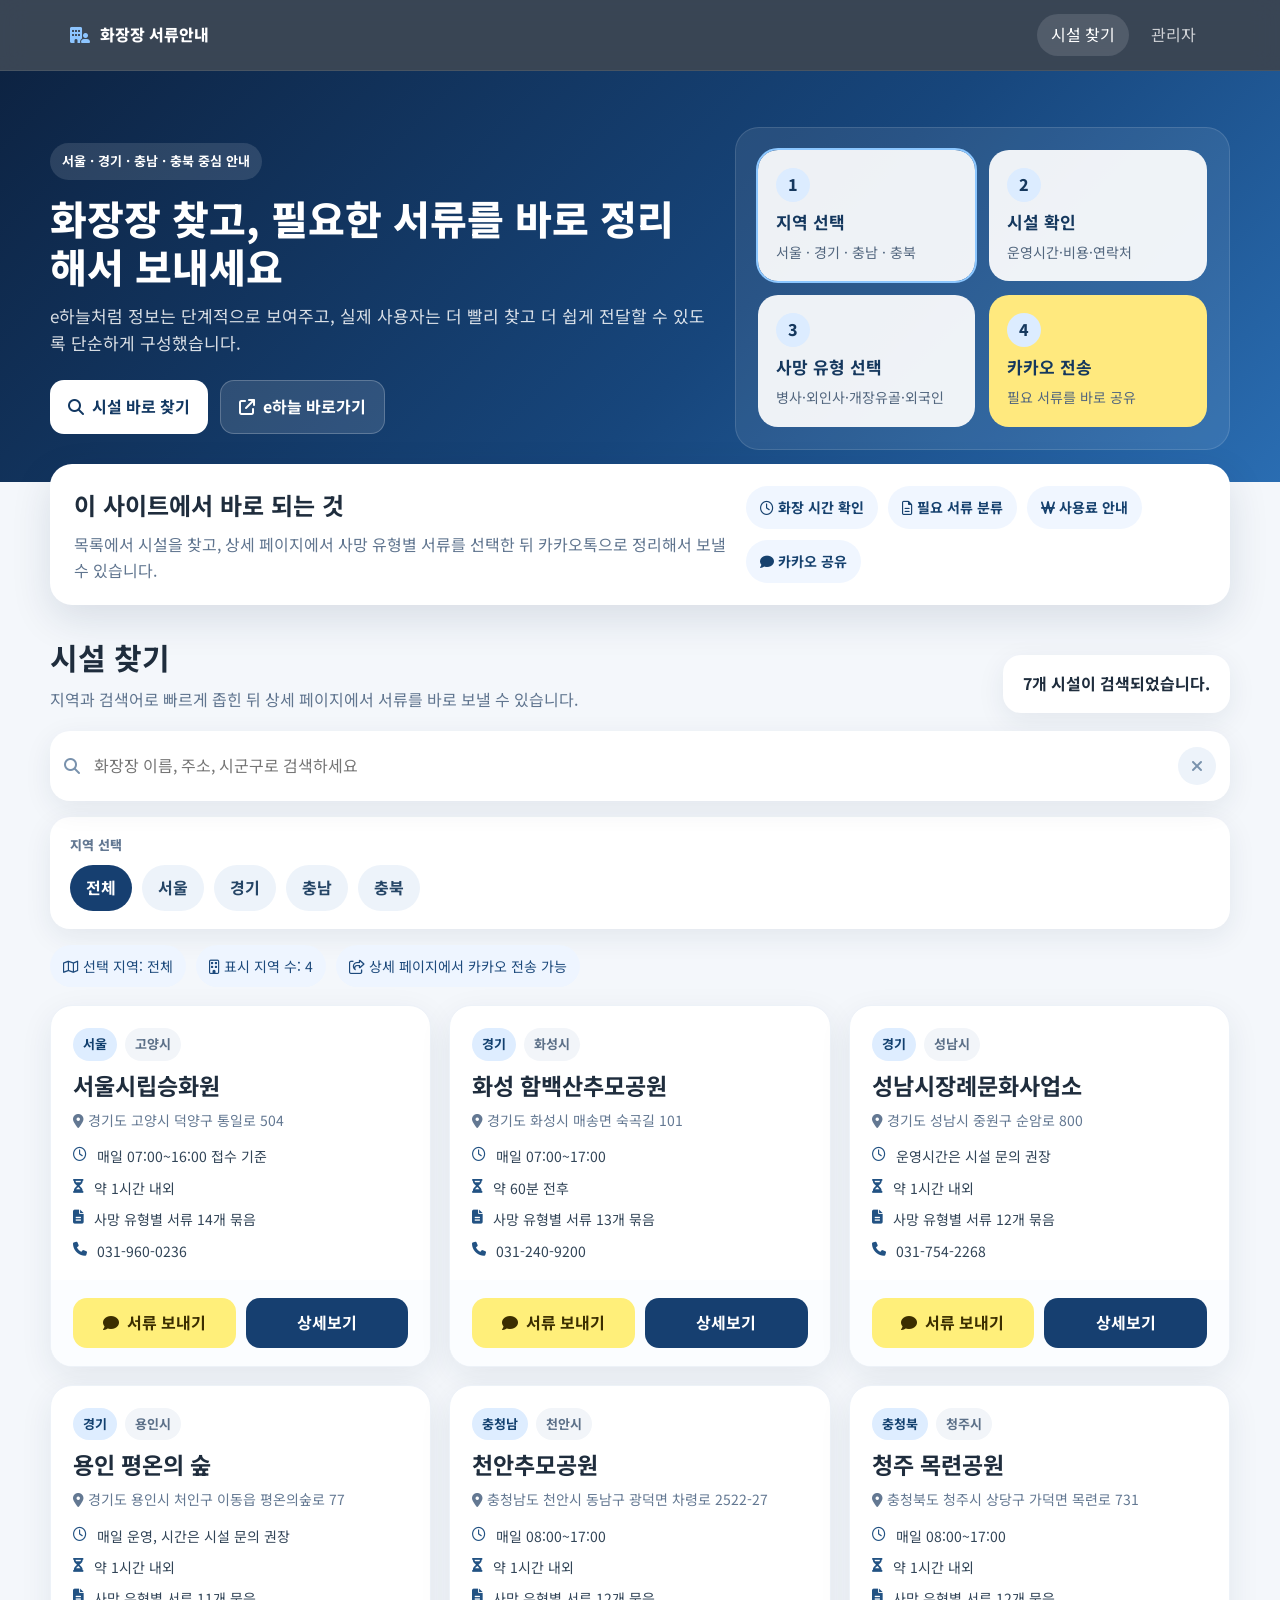
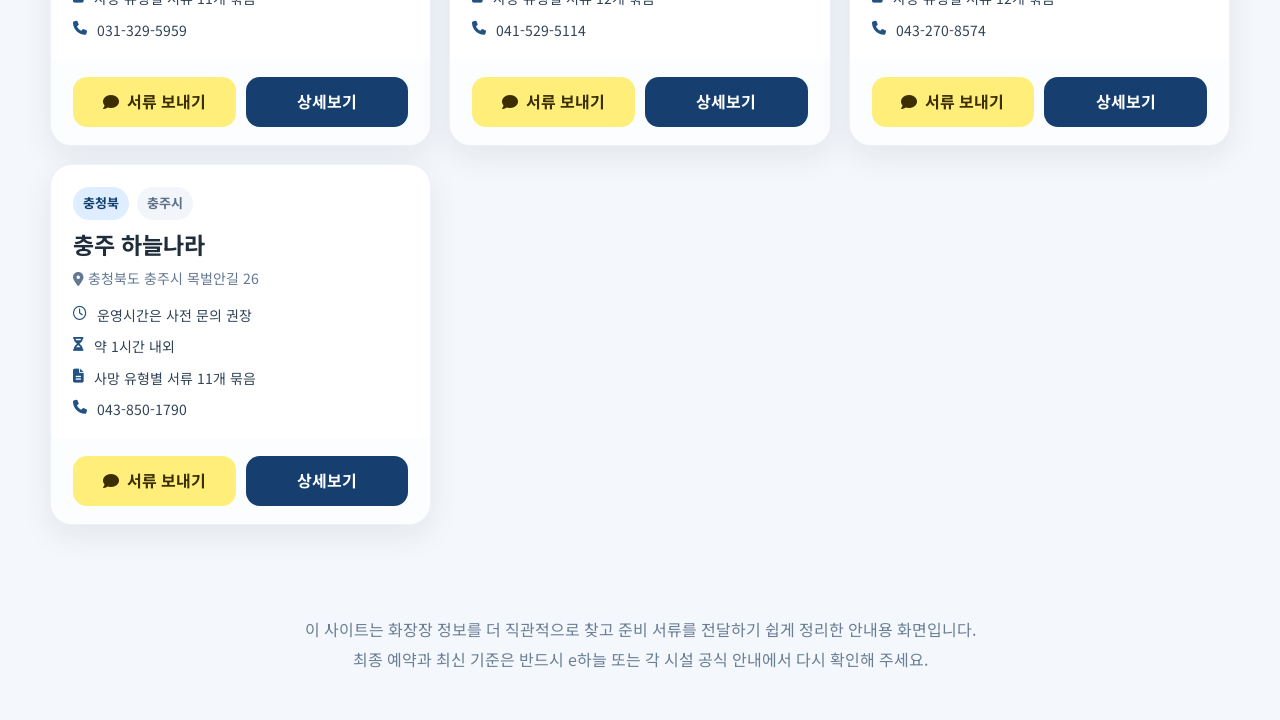
<file: index.html>
<!DOCTYPE html>
<html lang="ko">
<head>
  <meta charset="UTF-8">
  <meta name="viewport" content="width=device-width, initial-scale=1.0">
  <title>화장장 서류안내 · 카카오 전송 서비스</title>
  <link rel="stylesheet" href="https://cdnjs.cloudflare.com/ajax/libs/font-awesome/6.4.0/css/all.min.css">
  <link href="https://fonts.googleapis.com/css2?family=Noto+Sans+KR:wght@300;400;500;700;800&display=swap" rel="stylesheet">
  <link rel="stylesheet" href="css/style.css">
</head>
<body>
<header class="site-header glass-header">
  <div class="header-inner">
    <a href="index.html" class="site-logo">
      <i class="fa-solid fa-building-user"></i>
      <span>화장장 서류안내</span>
    </a>
    <nav class="header-nav">
      <a href="#facilityList" class="nav-link active">시설 찾기</a>
      <a href="admin.html" class="nav-link">관리자</a>
    </nav>
  </div>
</header>

<section class="eh-hero">
  <div class="hero-inner hero-grid">
    <div class="hero-copy">
      <span class="hero-eyebrow">서울 · 경기 · 충남 · 충북 중심 안내</span>
      <h1 class="hero-title large">화장장 찾고, 필요한 서류를 바로 정리해서 보내세요</h1>
      <p class="hero-desc wide">e하늘처럼 정보는 단계적으로 보여주고, 실제 사용자는 더 빨리 찾고 더 쉽게 전달할 수 있도록 단순하게 구성했습니다.</p>
      <div class="hero-cta-row">
        <a href="#facilityList" class="primary-cta"><i class="fa-solid fa-magnifying-glass"></i> 시설 바로 찾기</a>
        <a href="https://15774129.go.kr/new/esky_p/esky_index.do#MENU:M210900000" target="_blank" rel="noopener" class="secondary-cta"><i class="fa-solid fa-arrow-up-right-from-square"></i> e하늘 바로가기</a>
      </div>
    </div>
    <div class="hero-panel compact">
      <div class="step-card-grid">
        <div class="step-card active"><span>1</span><strong>지역 선택</strong><p>서울 · 경기 · 충남 · 충북</p></div>
        <div class="step-card"><span>2</span><strong>시설 확인</strong><p>운영시간·비용·연락처</p></div>
        <div class="step-card"><span>3</span><strong>사망 유형 선택</strong><p>병사·외인사·개장유골·외국인</p></div>
        <div class="step-card emphasis"><span>4</span><strong>카카오 전송</strong><p>필요 서류를 바로 공유</p></div>
      </div>
    </div>
  </div>
</section>

<section class="quick-guide-wrap">
  <div class="quick-guide-box">
    <div>
      <h2>이 사이트에서 바로 되는 것</h2>
      <p>목록에서 시설을 찾고, 상세 페이지에서 사망 유형별 서류를 선택한 뒤 카카오톡으로 정리해서 보낼 수 있습니다.</p>
    </div>
    <div class="guide-badges">
      <span><i class="fa-regular fa-clock"></i> 화장 시간 확인</span>
      <span><i class="fa-regular fa-file-lines"></i> 필요 서류 분류</span>
      <span><i class="fa-solid fa-won-sign"></i> 사용료 안내</span>
      <span><i class="fa-solid fa-comment"></i> 카카오 공유</span>
    </div>
  </div>
</section>

<section class="search-board" id="facilityList">
  <div class="board-inner">
    <div class="board-top-row">
      <div>
        <h2>시설 찾기</h2>
        <p>지역과 검색어로 빠르게 좁힌 뒤 상세 페이지에서 서류를 바로 보낼 수 있습니다.</p>
      </div>
      <div class="count-panel" id="resultCount">불러오는 중...</div>
    </div>

    <div class="search-shell">
      <i class="fa-solid fa-magnifying-glass"></i>
      <input type="text" id="searchInput" class="search-input" placeholder="화장장 이름, 주소, 시군구로 검색하세요">
      <button id="searchClearBtn" class="search-clear-btn" type="button" aria-label="검색어 지우기"><i class="fa-solid fa-xmark"></i></button>
    </div>

    <div class="filter-card">
      <div class="filter-label">지역 선택</div>
      <div class="region-filter" id="regionFilter">
        <button class="region-btn active" data-region="전체">전체</button>
        <button class="region-btn" data-region="서울특별시">서울</button>
        <button class="region-btn" data-region="경기도">경기</button>
        <button class="region-btn" data-region="충청남도">충남</button>
        <button class="region-btn" data-region="충청북도">충북</button>
      </div>
    </div>

    <div class="summary-strip" id="summaryStrip"></div>

    <div class="state-box" id="loadingBox">
      <i class="fa-solid fa-spinner fa-spin"></i>
      <p>시설 정보를 불러오는 중입니다.</p>
    </div>

    <main class="card-grid hidden" id="cardGrid"></main>

    <div id="emptyBox" class="state-box hidden">
      <i class="fa-regular fa-folder-open"></i>
      <p>조건에 맞는 시설이 없습니다.</p>
    </div>
  </div>
</section>

<footer class="site-footer enhanced-footer">
  <p>이 사이트는 화장장 정보를 더 직관적으로 찾고 준비 서류를 전달하기 쉽게 정리한 안내용 화면입니다.</p>
  <p>최종 예약과 최신 기준은 반드시 e하늘 또는 각 시설 공식 안내에서 다시 확인해 주세요.</p>
</footer>

<script src="js/main.js"></script>
</body>
</html>
</file>
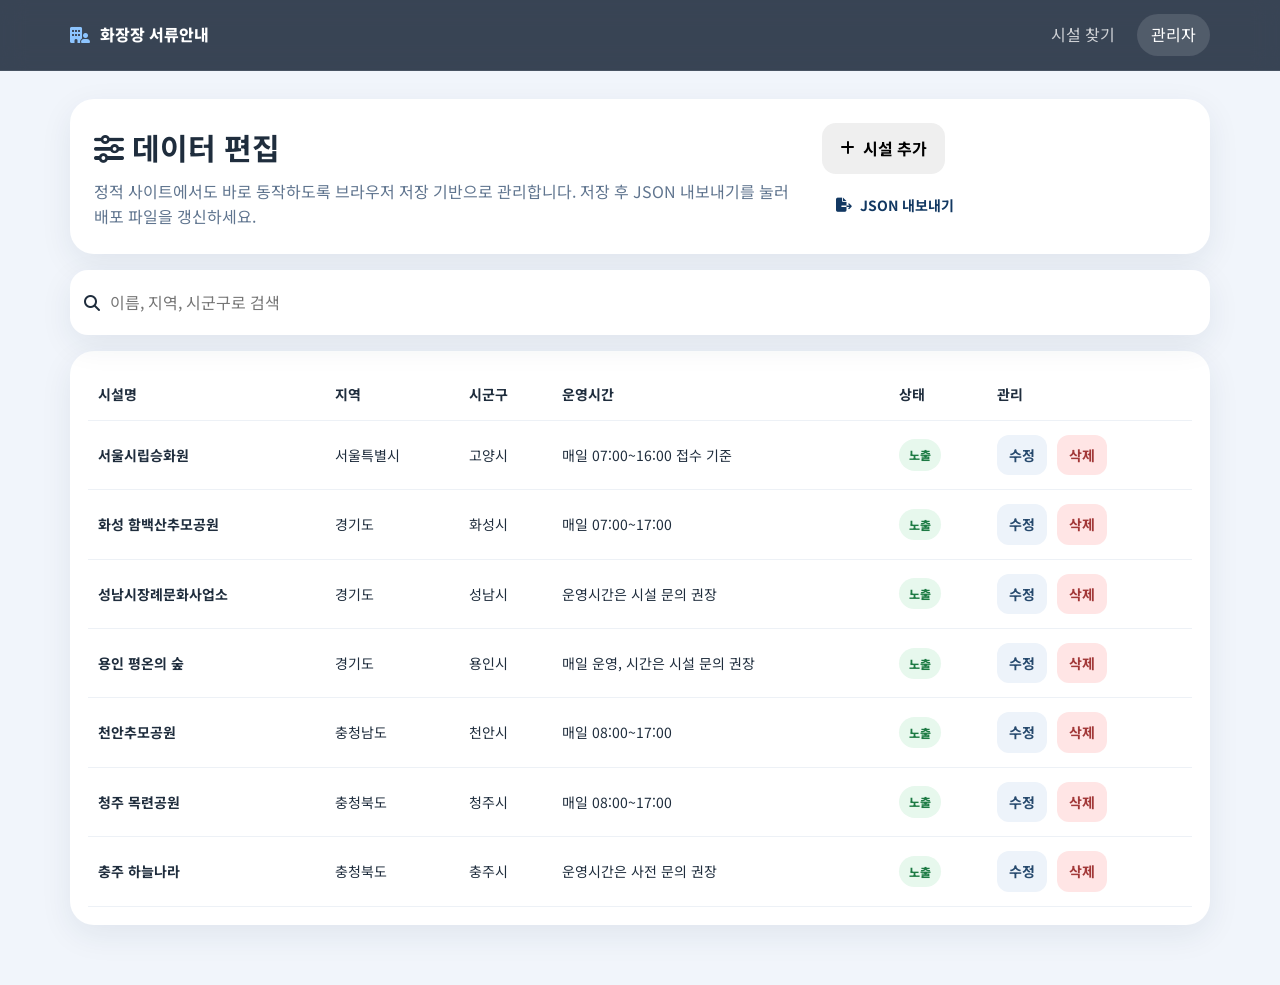
<file: admin.html>
<!DOCTYPE html>
<html lang="ko">
<head>
  <meta charset="UTF-8">
  <meta name="viewport" content="width=device-width, initial-scale=1.0">
  <title>관리자 · 화장장 서류안내</title>
  <link rel="stylesheet" href="css/style.css">
  <link rel="stylesheet" href="https://cdnjs.cloudflare.com/ajax/libs/font-awesome/6.4.0/css/all.min.css">
  <link href="https://fonts.googleapis.com/css2?family=Noto+Sans+KR:wght@300;400;500;700;800&display=swap" rel="stylesheet">
</head>
<body class="admin-body">
<header class="site-header glass-header">
  <div class="header-inner">
    <a href="index.html" class="site-logo"><i class="fa-solid fa-building-user"></i><span>화장장 서류안내</span></a>
    <nav class="header-nav">
      <a href="index.html" class="nav-link">시설 찾기</a>
      <a href="admin.html" class="nav-link active">관리자</a>
    </nav>
  </div>
</header>

<main class="admin-main refined-admin">
  <section class="admin-hero-box">
    <div>
      <h1 class="admin-title"><i class="fa-solid fa-sliders"></i> 데이터 편집</h1>
      <p class="admin-subtitle">정적 사이트에서도 바로 동작하도록 브라우저 저장 기반으로 관리합니다. 저장 후 JSON 내보내기를 눌러 배포 파일을 갱신하세요.</p>
    </div>
    <div class="admin-action-row top-actions">
      <button class="add-btn" id="addNewBtn"><i class="fa-solid fa-plus"></i> 시설 추가</button>
      <button class="secondary-cta small" id="resetDataBtn"><i class="fa-solid fa-rotate-left"></i> 기본 데이터 복원</button>
      <button class="primary-cta small" id="exportJsonBtn"><i class="fa-solid fa-file-export"></i> JSON 내보내기</button>
    </div>
  </section>

  <div class="admin-search-wrap">
    <i class="fa-solid fa-magnifying-glass"></i>
    <input type="text" id="adminSearch" placeholder="이름, 지역, 시군구로 검색" class="admin-search-input">
  </div>

  <div class="admin-table-wrap">
    <table class="admin-table">
      <thead>
        <tr>
          <th>시설명</th><th>지역</th><th>시군구</th><th>운영시간</th><th>상태</th><th>관리</th>
        </tr>
      </thead>
      <tbody id="adminTableBody"></tbody>
    </table>
    <div class="state-box" id="adminLoading"><i class="fa-solid fa-spinner fa-spin"></i><p>불러오는 중...</p></div>
    <div class="state-box hidden" id="adminEmpty"><i class="fa-regular fa-folder-open"></i><p>표시할 데이터가 없습니다.</p></div>
  </div>
</main>

<div class="modal-overlay hidden" id="editModal">
  <div class="modal-box modal-xl">
    <div class="modal-header">
      <h2 id="modalTitle">시설 정보 편집</h2>
      <button class="modal-close" id="editModalClose"><i class="fa-solid fa-xmark"></i></button>
    </div>
    <div class="modal-body">
      <form id="editForm" class="edit-form">
        <input type="hidden" id="fId">
        <div class="form-row-2">
          <div class="form-group"><label for="fName">시설명</label><input type="text" id="fName" required></div>
          <div class="form-group"><label for="fRegion">지역</label>
            <select id="fRegion" required>
              <option value="">선택</option>
              <option>서울특별시</option>
              <option>경기도</option>
              <option>충청남도</option>
              <option>충청북도</option>
            </select>
          </div>
        </div>
        <div class="form-row-2">
          <div class="form-group"><label for="fCity">시군구</label><input type="text" id="fCity"></div>
          <div class="form-group"><label for="fPhone">전화번호</label><input type="text" id="fPhone"></div>
        </div>
        <div class="form-group"><label for="fAddress">주소</label><input type="text" id="fAddress"></div>
        <div class="form-row-2">
          <div class="form-group"><label for="fMapLink">지도 링크</label><input type="url" id="fMapLink"></div>
          <div class="form-group"><label for="fSourceUrl">공식 URL</label><input type="url" id="fSourceUrl"></div>
        </div>
        <div class="form-row-3">
          <div class="form-group"><label for="fOperatingHours">운영시간</label><input type="text" id="fOperatingHours"></div>
          <div class="form-group"><label for="fDuration">화장 소요시간</label><input type="text" id="fDuration"></div>
          <div class="form-group"><label for="fReservationMethod">예약 방식</label><input type="text" id="fReservationMethod"></div>
        </div>
        <div class="form-group"><label for="fSchedule">회차 안내 (줄바꿈으로 입력)</label><textarea id="fSchedule" rows="5"></textarea></div>
        <div class="form-group"><label for="fReservationInfo">예약 안내</label><textarea id="fReservationInfo" rows="4"></textarea></div>
        <div class="form-group"><label for="fFeeInfo">사용료 안내</label><textarea id="fFeeInfo" rows="4"></textarea></div>
        <div class="form-group"><label for="fNotice">참고 메모</label><textarea id="fNotice" rows="3"></textarea></div>
        <div class="form-group"><label for="fRequiredDocs">서류 원본 JSON</label><textarea id="fRequiredDocs" rows="14" placeholder='{"병사":["사망진단서 원본"],"공통":["예약확인"]}'></textarea></div>
        <div class="form-group"><label class="toggle-label"><input type="checkbox" id="fIsActive" checked><span class="toggle-text">목록 노출</span></label></div>
      </form>
    </div>
    <div class="modal-footer">
      <button class="modal-btn save-btn" id="editSaveBtn"><i class="fa-solid fa-floppy-disk"></i> 저장</button>
      <button class="modal-btn close-btn" id="editCancelBtn">취소</button>
    </div>
  </div>
</div>

<div class="modal-overlay hidden" id="deleteModal">
  <div class="modal-box modal-sm">
    <div class="modal-header">
      <h2>삭제 확인</h2>
      <button class="modal-close" id="deleteModalClose"><i class="fa-solid fa-xmark"></i></button>
    </div>
    <div class="modal-body"><p><strong id="deleteTargetName"></strong> 항목을 삭제할까요?</p></div>
    <div class="modal-footer">
      <button class="modal-btn danger-btn" id="deleteConfirmBtn">삭제</button>
      <button class="modal-btn close-btn" id="deleteCancelBtn">취소</button>
    </div>
  </div>
</div>

<div class="toast-msg hidden" id="toastMsg"></div>
<script src="js/admin.js"></script>
</body>
</html>
</file>
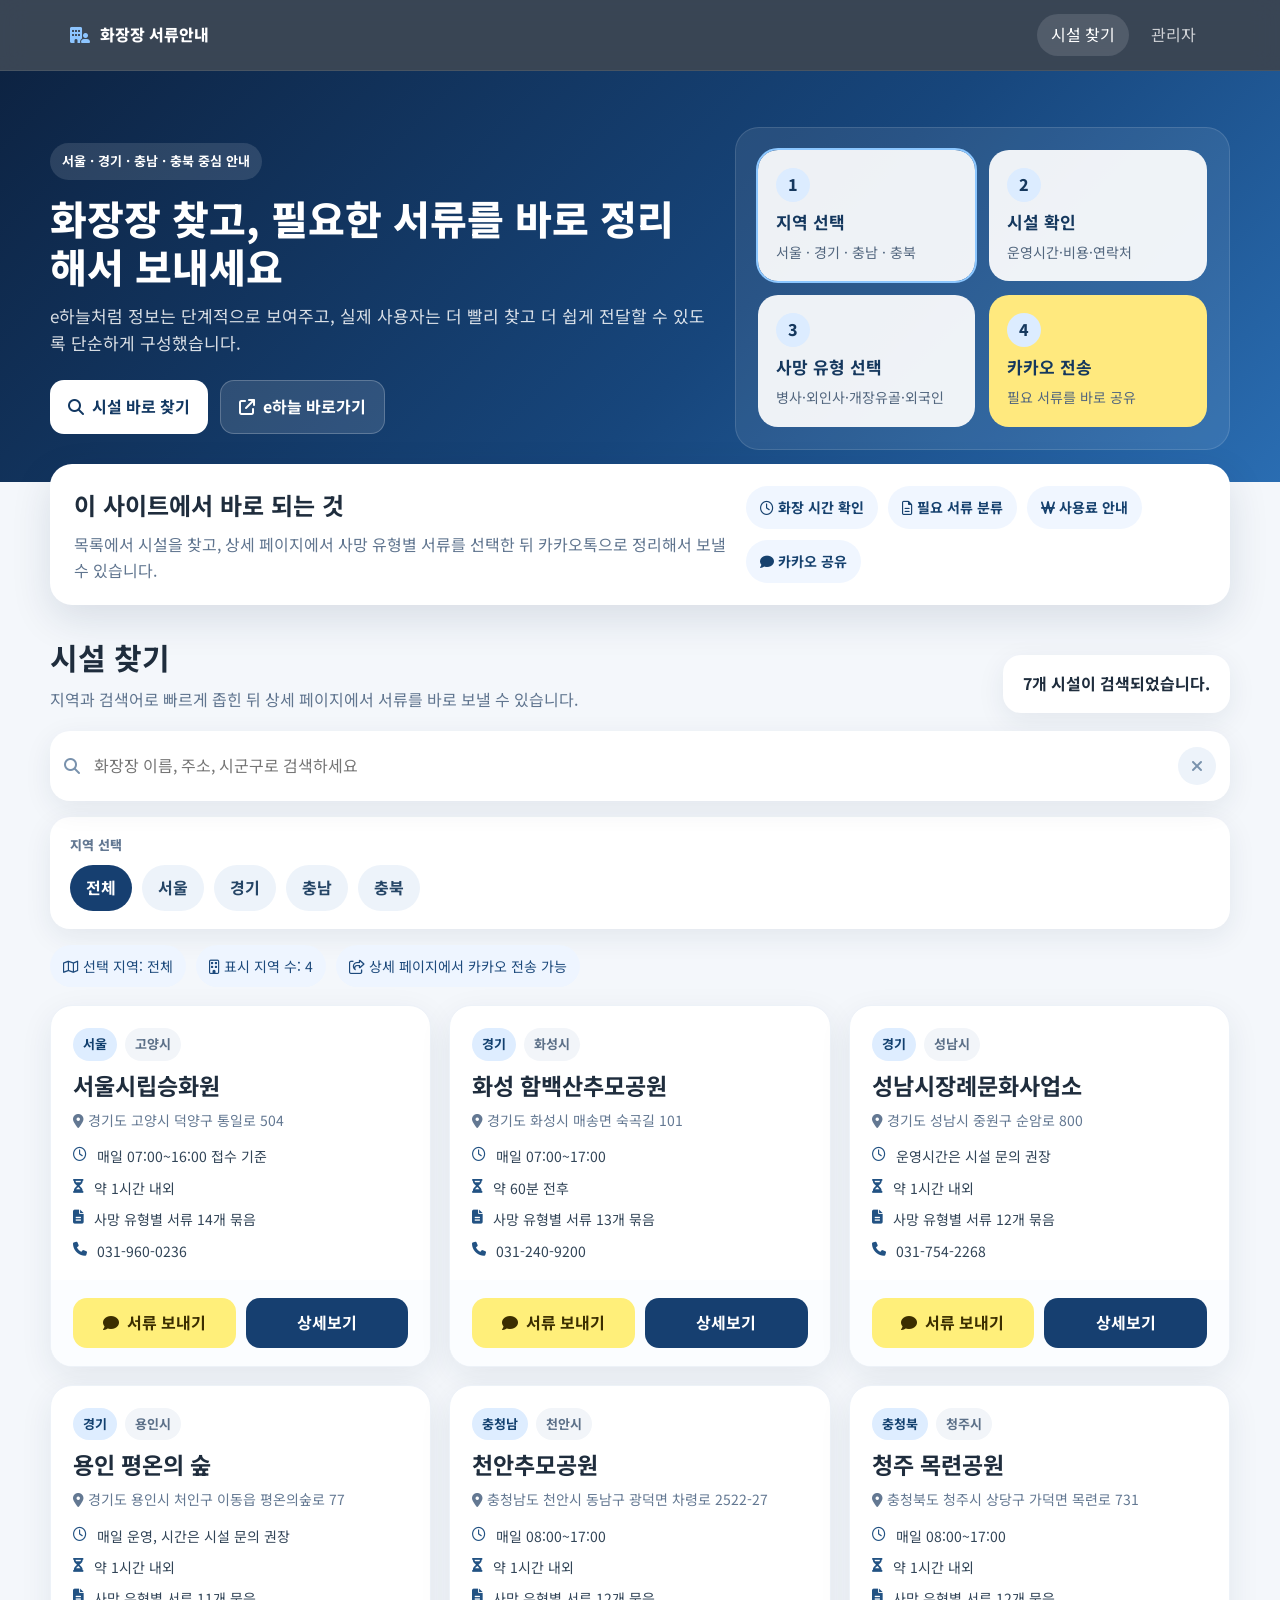
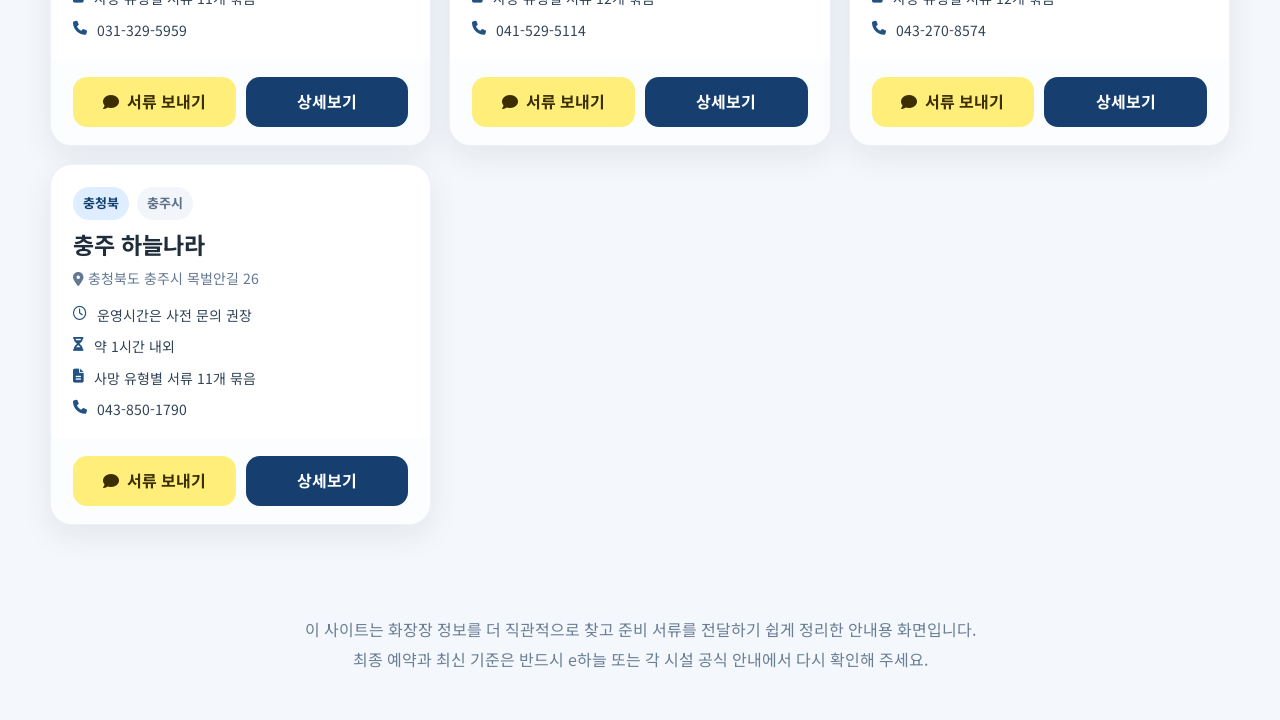
<file: detail.html>
<!DOCTYPE html>
<html lang="ko">
<head>
  <meta charset="UTF-8">
  <meta name="viewport" content="width=device-width, initial-scale=1.0">
  <title>화장장 상세안내</title>
  <link rel="stylesheet" href="css/style.css">
  <link rel="stylesheet" href="https://cdnjs.cloudflare.com/ajax/libs/font-awesome/6.4.0/css/all.min.css">
  <link href="https://fonts.googleapis.com/css2?family=Noto+Sans+KR:wght@300;400;500;700;800&display=swap" rel="stylesheet">
</head>
<body>
<header class="site-header glass-header">
  <div class="header-inner">
    <a href="index.html" class="site-logo"><i class="fa-solid fa-building-user"></i><span>화장장 서류안내</span></a>
    <nav class="header-nav">
      <a href="index.html" class="nav-link active">시설 찾기</a>
      <a href="admin.html" class="nav-link">관리자</a>
    </nav>
  </div>
</header>

<main class="detail-page">
  <div class="detail-shell">
    <div class="back-row">
      <a href="index.html" class="back-btn"><i class="fa-solid fa-chevron-left"></i> 목록으로 돌아가기</a>
    </div>

    <div class="state-box" id="loadingBox">
      <i class="fa-solid fa-spinner fa-spin"></i>
      <p>상세 정보를 불러오는 중입니다.</p>
    </div>

    <article class="hidden" id="detailCard">
      <section class="detail-hero-card">
        <div class="detail-title-col">
          <span class="detail-region-badge" id="dRegion"></span>
          <h1 class="detail-name" id="dName"></h1>
          <p class="detail-address"><i class="fa-solid fa-location-dot"></i> <span id="dAddress"></span></p>
          <p class="detail-phone"><i class="fa-solid fa-phone"></i> <a id="dPhoneLink" href="#"></a></p>
          <div class="detail-quick-stats" id="dQuickStats"></div>
        </div>
        <div class="detail-action-col">
          <a id="dMapLink" href="#" target="_blank" rel="noopener" class="action-btn map-btn"><i class="fa-solid fa-map-location-dot"></i> 지도 보기</a>
          <a id="dSourceLink" href="#" target="_blank" rel="noopener" class="action-btn source-btn"><i class="fa-solid fa-arrow-up-right-from-square"></i> 공식 정보</a>
          <a href="https://15774129.go.kr/new/esky_p/esky_index.do#MENU:M210900000" target="_blank" rel="noopener" class="action-btn reserve-btn"><i class="fa-solid fa-calendar-check"></i> e하늘 확인</a>
        </div>
      </section>

      <section class="detail-flow-strip">
        <div class="flow-chip done">1. 시설 확인</div>
        <div class="flow-chip active">2. 사망 유형 선택</div>
        <div class="flow-chip emphasis">3. 카카오 전송</div>
      </section>

      <section class="detail-grid">
        <div class="detail-main-col">
          <section class="info-panel">
            <div class="panel-head between">
              <div>
                <span class="panel-kicker">필수 기능</span>
                <h2>사망 유형별 필요 서류</h2>
              </div>
              <div class="docs-meta-row" id="docsMeta"></div>
            </div>
            <p class="panel-desc">유형을 선택하면 필요한 서류를 바로 정리해 보여주고, 아래 버튼으로 카카오톡 또는 복사 방식으로 전달할 수 있습니다.</p>
            <div class="death-type-selector" id="deathTypeSelector"></div>
            <div class="docs-checklist" id="docsChecklist"></div>
          </section>

          <section class="info-panel">
            <div class="panel-head">
              <div>
                <span class="panel-kicker">운영 정보</span>
                <h2>화장 시간 안내</h2>
              </div>
            </div>
            <div class="schedule-summary-grid">
              <div class="summary-card"><span>운영시간</span><strong id="dHours"></strong></div>
              <div class="summary-card"><span>화장 소요시간</span><strong id="dDuration"></strong></div>
            </div>
            <div class="schedule-table-wrap" id="dScheduleTable"></div>
          </section>

          <section class="info-panel">
            <div class="panel-head"><div><span class="panel-kicker">예약 및 비용</span><h2>예약 안내와 사용료</h2></div></div>
            <div class="two-info-grid">
              <div>
                <h3 class="section-subtitle">예약 안내</h3>
                <div id="dReservation" class="info-text"></div>
              </div>
              <div>
                <h3 class="section-subtitle">사용료 안내</h3>
                <div id="dFee" class="info-text"></div>
              </div>
            </div>
          </section>

          <section class="info-panel hidden" id="dNoticeWrap">
            <div class="panel-head"><div><span class="panel-kicker">참고</span><h2>시설별 안내 메모</h2></div></div>
            <div id="dNotice" class="info-text"></div>
          </section>
        </div>

        <aside class="detail-side-col">
          <section class="share-panel sticky-share">
            <div class="panel-head"><div><span class="panel-kicker">핵심 액션</span><h2>서류 보내기</h2></div></div>
            <p class="panel-desc">현재 선택한 사망 유형 기준으로 시설 정보와 필요 서류를 정리해서 공유합니다.</p>
            <div class="share-preview" id="sharePreview"></div>
            <button class="kakao-share-btn large" id="kakaoShareBtn"><i class="fa-solid fa-comment"></i> 카카오톡으로 보내기</button>
            <button class="outline-share-btn" id="copyTextBtn"><i class="fa-solid fa-copy"></i> 텍스트 복사</button>
            <button class="outline-share-btn" id="copyLinkBtn"><i class="fa-solid fa-link"></i> 링크 복사</button>
            <p class="share-note">카카오 JavaScript 키를 넣지 않은 상태에서는 복사 기능을 기본 안내로 사용합니다.</p>
          </section>
        </aside>
      </section>
    </article>
  </div>
</main>

<div class="toast-msg hidden" id="toastMsg"></div>

<footer class="site-footer enhanced-footer">
  <p>최종 접수 기준은 시설과 날짜에 따라 달라질 수 있으니 방문 전 전화 확인이 필요합니다.</p>
</footer>

<script src="https://t1.kakaocdn.net/kakao_js_sdk/2.7.2/kakao.min.js" integrity="sha384-TiCUE00h649CAMonG018J2ujOgDKW/kVWlChEuu4jK2vxfAAD0eZxzCKakxg55G4" crossorigin="anonymous"></script>
<script src="js/detail.js"></script>
</body>
</html>
</file>
<file: css/style.css>
*{box-sizing:border-box}html{scroll-behavior:smooth}body{margin:0;font-family:'Noto Sans KR',sans-serif;background:#f4f7fb;color:#1f2d3d;line-height:1.6}a{text-decoration:none;color:inherit}button,input,select,textarea{font:inherit}button{cursor:pointer}ul{margin:0;padding:0;list-style:none}

.site-header{position:sticky;top:0;z-index:50;background:rgba(10,24,43,.8);backdrop-filter:blur(12px);border-bottom:1px solid rgba(255,255,255,.08)}
.header-inner{max-width:1180px;margin:0 auto;padding:14px 20px;display:flex;align-items:center;justify-content:space-between;gap:16px}.site-logo{display:flex;align-items:center;gap:10px;color:#fff;font-weight:800}.site-logo i{color:#8dc5ff}.header-nav{display:flex;gap:8px;flex-wrap:wrap}.nav-link{padding:8px 14px;border-radius:999px;color:rgba(255,255,255,.75)}.nav-link.active,.nav-link:hover{background:rgba(255,255,255,.12);color:#fff}

.eh-hero{padding:56px 20px 32px;background:linear-gradient(135deg,#0d2342 0%,#17467c 58%,#2a6db2 100%);color:#fff}.hero-inner{max-width:1180px;margin:0 auto}.hero-grid{display:grid;grid-template-columns:1.2fr .9fr;gap:24px;align-items:center}.hero-eyebrow{display:inline-block;background:rgba(255,255,255,.12);padding:8px 12px;border-radius:999px;font-size:13px;font-weight:700;margin-bottom:14px}.hero-title{font-size:40px;line-height:1.2;margin:0 0 12px;font-weight:800}.hero-desc{font-size:17px;color:rgba(255,255,255,.84);margin:0 0 24px}.hero-cta-row{display:flex;gap:12px;flex-wrap:wrap}.primary-cta,.secondary-cta,.add-btn{display:inline-flex;align-items:center;gap:8px;padding:13px 18px;border-radius:14px;font-weight:700;border:none}.primary-cta{background:#fff;color:#123862}.secondary-cta{background:rgba(255,255,255,.12);color:#fff;border:1px solid rgba(255,255,255,.22)}.primary-cta.small,.secondary-cta.small{padding:10px 14px;border-radius:12px;font-size:14px}.hero-panel{background:rgba(255,255,255,.08);border:1px solid rgba(255,255,255,.12);border-radius:24px;padding:22px}.step-card-grid{display:grid;grid-template-columns:1fr 1fr;gap:14px}.step-card{background:rgba(255,255,255,.92);color:#15385e;border-radius:20px;padding:18px;min-height:122px;display:flex;flex-direction:column;gap:6px}.step-card span{width:34px;height:34px;border-radius:50%;display:inline-grid;place-items:center;background:#dcecff;font-weight:800}.step-card strong{font-size:17px}.step-card p{margin:0;color:#52667e;font-size:14px}.step-card.emphasis{background:#ffe97e}.step-card.active{outline:2px solid #8cc7ff}

.quick-guide-wrap{padding:0 20px;margin-top:-18px}.quick-guide-box{max-width:1180px;margin:0 auto;background:#fff;border-radius:22px;padding:22px 24px;display:flex;justify-content:space-between;gap:20px;box-shadow:0 14px 40px rgba(20,43,74,.12)}.quick-guide-box h2{margin:0 0 8px;font-size:24px}.quick-guide-box p{margin:0;color:#60758f}.guide-badges{display:flex;gap:10px;flex-wrap:wrap;align-items:center}.guide-badges span{background:#f0f6ff;padding:10px 14px;border-radius:999px;font-size:14px;color:#16416e;font-weight:700}

.search-board{padding:28px 20px 60px}.board-inner{max-width:1180px;margin:0 auto}.board-top-row{display:flex;justify-content:space-between;gap:20px;align-items:end;margin-bottom:18px}.board-top-row h2{margin:0 0 6px;font-size:30px}.board-top-row p{margin:0;color:#60758f}.count-panel{background:#fff;padding:16px 20px;border-radius:18px;font-weight:700;box-shadow:0 8px 28px rgba(29,48,77,.08)}
.search-shell{position:relative;background:#fff;padding:6px 14px;border-radius:20px;box-shadow:0 8px 28px rgba(29,48,77,.08);display:flex;align-items:center;gap:10px}.search-shell i{color:#7992ad}.search-input{flex:1;border:none;outline:none;padding:16px 4px;background:transparent}.search-clear-btn{border:none;background:#edf3fa;width:38px;height:38px;border-radius:50%}
.filter-card{margin-top:16px;background:#fff;border-radius:20px;padding:18px 20px;box-shadow:0 8px 28px rgba(29,48,77,.08)}.filter-label{font-size:13px;color:#637892;font-weight:800;margin-bottom:10px}.region-filter{display:flex;gap:10px;flex-wrap:wrap}.region-btn{border:none;background:#edf3fa;color:#254566;padding:10px 16px;border-radius:999px;font-weight:700}.region-btn.active{background:#163f70;color:#fff}.summary-strip{display:flex;gap:10px;flex-wrap:wrap;margin:16px 0 10px}.summary-strip span{background:#eef5ff;padding:10px 13px;border-radius:999px;font-size:14px;color:#1d4a7c}

.state-box{background:#fff;border-radius:20px;padding:40px;text-align:center;color:#60758f;box-shadow:0 8px 28px rgba(29,48,77,.08)}.state-box i{font-size:22px;margin-bottom:10px;display:block}.hidden{display:none!important}

.card-grid{display:grid;grid-template-columns:repeat(auto-fill,minmax(320px,1fr));gap:18px;margin-top:18px}.facility-card{background:#fff;border-radius:22px;box-shadow:0 10px 32px rgba(29,48,77,.08);display:flex;flex-direction:column;overflow:hidden;border:1px solid #edf2f8}.facility-card-top{padding:22px 22px 14px}.card-badge-row{display:flex;gap:8px;flex-wrap:wrap;margin-bottom:10px}.card-region-badge,.mini-tag,.meta-chip,.quick-chip{display:inline-flex;align-items:center;gap:6px;padding:6px 10px;border-radius:999px;font-size:13px;font-weight:700}.card-region-badge{background:#deedff;color:#12406f}.mini-tag{background:#f2f5f9;color:#5c7088}.card-name{margin:0 0 8px;font-size:23px;line-height:1.3}.card-address{margin:0;color:#637892;font-size:14px}.facility-card-body{padding:0 22px 18px;display:grid;gap:9px}.card-info-row{display:flex;gap:10px;align-items:flex-start;color:#314457;font-size:14px}.card-info-row i{margin-top:2px;color:#225283}.facility-card-footer{margin-top:auto;padding:18px 22px;background:#fbfdff;display:flex;gap:10px}.ghost-btn,.solid-btn,.action-btn,.outline-share-btn,.kakao-share-btn,.modal-btn{display:inline-flex;align-items:center;justify-content:center;gap:8px;padding:12px 14px;border-radius:14px;border:none;font-weight:700}.ghost-btn{flex:1;background:#ffef7a;color:#3b2e00}.solid-btn{flex:1;background:#163f70;color:#fff}.action-btn{background:#edf3fa;color:#1e4c80}.reserve-btn{background:#163f70;color:#fff}.map-btn{background:#f0f7ff}.source-btn{background:#eef2f5}.kakao-share-btn{width:100%;background:#fee500;color:#362004}.kakao-share-btn.large{padding:15px 16px;font-size:16px}.outline-share-btn{width:100%;background:#fff;border:1px solid #d6e0ea;color:#294c70}

.detail-page{padding:24px 20px 60px}.detail-shell{max-width:1180px;margin:0 auto}.back-row{margin-bottom:12px}.back-btn{display:inline-flex;align-items:center;gap:8px;padding:10px 14px;border-radius:999px;background:#edf3fa;color:#294c70;font-weight:700}.detail-hero-card{display:flex;justify-content:space-between;gap:20px;background:#fff;padding:26px;border-radius:24px;box-shadow:0 10px 32px rgba(29,48,77,.08)}.detail-name{margin:10px 0 10px;font-size:36px;line-height:1.2}.detail-address,.detail-phone{margin:6px 0;color:#637892}.detail-action-col{display:flex;flex-direction:column;gap:10px;min-width:210px}.detail-quick-stats{display:flex;gap:10px;flex-wrap:wrap;margin-top:14px}.quick-chip{background:#eef5ff;color:#16416e}.detail-flow-strip{display:flex;gap:10px;flex-wrap:wrap;margin:16px 0}.flow-chip{padding:10px 14px;border-radius:999px;background:#eaf0f7;font-weight:700;color:#59708b}.flow-chip.active{background:#dcebff;color:#12406f}.flow-chip.emphasis{background:#ffe97e;color:#4b3b00}.detail-grid{display:grid;grid-template-columns:minmax(0,1fr) 340px;gap:18px}.detail-main-col,.detail-side-col{display:grid;gap:18px;align-content:start}.info-panel,.share-panel{background:#fff;border-radius:24px;padding:24px;box-shadow:0 10px 32px rgba(29,48,77,.08)}.panel-head{display:flex;align-items:flex-start;gap:12px;margin-bottom:10px}.panel-head.between{justify-content:space-between;flex-wrap:wrap}.panel-kicker{display:inline-block;font-size:12px;font-weight:800;color:#5c7aa0;letter-spacing:.04em;text-transform:uppercase;margin-bottom:4px}.panel-head h2{margin:0;font-size:25px}.panel-desc{margin:0 0 18px;color:#60758f}.death-type-selector{display:flex;gap:10px;flex-wrap:wrap;margin-bottom:18px}.dtype-btn{border:none;border-radius:999px;padding:11px 16px;background:#edf3fa;color:#24476b;font-weight:700}.dtype-btn.active{background:#163f70;color:#fff}.docs-checklist{display:grid;gap:14px}.doc-section{background:#f8fbff;border:1px solid #e0e9f4;border-radius:18px;padding:18px}.doc-section h3{margin:0 0 10px;font-size:18px}.doc-list{display:grid;gap:8px}.doc-list li{position:relative;padding-left:24px;color:#2f4358}.doc-list li::before{content:'✓';position:absolute;left:0;top:0;color:#1d6a3b;font-weight:800}.schedule-summary-grid{display:grid;grid-template-columns:1fr 1fr;gap:12px;margin-bottom:16px}.summary-card{background:#f4f8fd;border-radius:18px;padding:16px}.summary-card span{display:block;font-size:13px;color:#647a95;margin-bottom:4px}.summary-card strong{font-size:19px}.timeline-list{display:grid;gap:10px}.timeline-row{display:flex;gap:10px;align-items:center;background:#f8fbff;border:1px solid #e0e9f4;border-radius:16px;padding:14px}.timeline-row i{color:#245080}.two-info-grid{display:grid;grid-template-columns:1fr 1fr;gap:18px}.section-subtitle{margin:0 0 10px;font-size:18px}.bullet-list{display:grid;gap:10px}.bullet-list li{position:relative;padding-left:18px;color:#33485e}.bullet-list li::before{content:'•';position:absolute;left:0;color:#245080}.share-preview{background:#f7fbff;border:1px solid #deebf7;border-radius:18px;padding:16px;margin-bottom:14px}.share-preview-title{font-weight:800;margin-bottom:10px}.share-preview-list{display:grid;gap:8px}.share-preview-list li{font-size:14px;color:#51667f}.share-note{margin:12px 0 0;color:#6b8198;font-size:13px}.sticky-share{position:sticky;top:86px}.docs-meta-row{display:flex;gap:8px;flex-wrap:wrap}.meta-chip{background:#edf3fa;color:#27496e}.detail-region-badge{display:inline-flex;padding:7px 11px;border-radius:999px;background:#deedff;color:#12406f;font-weight:800}

.admin-body{background:#f1f5fb}.admin-main{max-width:1180px;margin:0 auto;padding:28px 20px 60px}.admin-hero-box{background:#fff;padding:24px;border-radius:24px;display:flex;justify-content:space-between;gap:16px;align-items:flex-start;box-shadow:0 10px 32px rgba(29,48,77,.08);margin-bottom:16px}.admin-title{margin:0 0 8px;font-size:30px}.admin-subtitle{margin:0;color:#60758f}.admin-action-row{display:flex;gap:10px;flex-wrap:wrap}.admin-search-wrap{position:relative;background:#fff;padding:8px 14px;border-radius:18px;display:flex;align-items:center;gap:10px;box-shadow:0 10px 32px rgba(29,48,77,.08);margin-bottom:16px}.admin-search-input{flex:1;border:none;outline:none;padding:12px 0;background:transparent}.admin-table-wrap{background:#fff;border-radius:24px;padding:18px;box-shadow:0 10px 32px rgba(29,48,77,.08)}.admin-table{width:100%;border-collapse:collapse}.admin-table th,.admin-table td{padding:14px 10px;border-bottom:1px solid #edf1f6;text-align:left;font-size:14px}.table-edit-btn,.table-delete-btn{border:none;border-radius:12px;padding:9px 12px;font-weight:700}.table-edit-btn{background:#edf3fa;color:#26496d}.table-delete-btn{background:#ffe5e5;color:#a23838;margin-left:6px}.status-badge{display:inline-flex;padding:6px 10px;border-radius:999px;font-size:12px;font-weight:800}.status-active{background:#e7f8ed;color:#1c7a43}.status-inactive{background:#fff0f0;color:#a64242}

.modal-overlay{position:fixed;inset:0;background:rgba(8,18,32,.52);display:grid;place-items:center;padding:20px;z-index:80}.modal-box{width:min(100%,780px);background:#fff;border-radius:24px;box-shadow:0 20px 60px rgba(0,0,0,.2)}.modal-xl{width:min(100%,960px)}.modal-sm{width:min(100%,420px)}.modal-header,.modal-footer{padding:18px 22px;border-bottom:1px solid #edf1f6;display:flex;justify-content:space-between;align-items:center}.modal-footer{border-bottom:none;border-top:1px solid #edf1f6;justify-content:flex-end;gap:10px}.modal-body{padding:22px}.modal-close{border:none;background:#edf3fa;width:38px;height:38px;border-radius:50%}.edit-form{display:grid;gap:14px}.form-row-2,.form-row-3{display:grid;gap:14px}.form-row-2{grid-template-columns:1fr 1fr}.form-row-3{grid-template-columns:1fr 1fr 1fr}.form-group{display:grid;gap:8px}.form-group label{font-weight:700;color:#2d4660}.form-group input,.form-group select,.form-group textarea{border:1px solid #d8e2ed;border-radius:14px;padding:12px 14px;outline:none;background:#fbfdff}.toggle-label{display:flex;align-items:center;gap:10px}.save-btn{background:#163f70;color:#fff}.close-btn{background:#edf3fa;color:#24476b}.danger-btn{background:#c94747;color:#fff}.toast-msg{position:fixed;right:20px;bottom:20px;background:#163f70;color:#fff;padding:14px 16px;border-radius:14px;box-shadow:0 12px 28px rgba(0,0,0,.18);z-index:90}

.enhanced-footer{padding:28px 20px 44px;text-align:center;color:#6a7f96}.enhanced-footer p{margin:4px 0}

@media (max-width:960px){.hero-grid,.detail-grid,.two-info-grid,.form-row-3{grid-template-columns:1fr}.detail-action-col{min-width:0}.sticky-share{position:static}.quick-guide-box,.admin-hero-box,.detail-hero-card,.board-top-row{flex-direction:column;align-items:flex-start}.count-panel{width:100%}}
@media (max-width:700px){.hero-title{font-size:31px}.detail-name{font-size:28px}.step-card-grid,.form-row-2,.schedule-summary-grid{grid-template-columns:1fr}.facility-card-footer{flex-direction:column}.ghost-btn,.solid-btn{width:100%}.header-inner{padding:12px 16px}.search-board,.detail-page,.admin-main,.eh-hero,.quick-guide-wrap{padding-left:16px;padding-right:16px}.quick-guide-box,.info-panel,.share-panel,.detail-hero-card,.admin-hero-box,.admin-table-wrap{padding:18px}.admin-table{display:block;overflow:auto;white-space:nowrap}}
</file>
